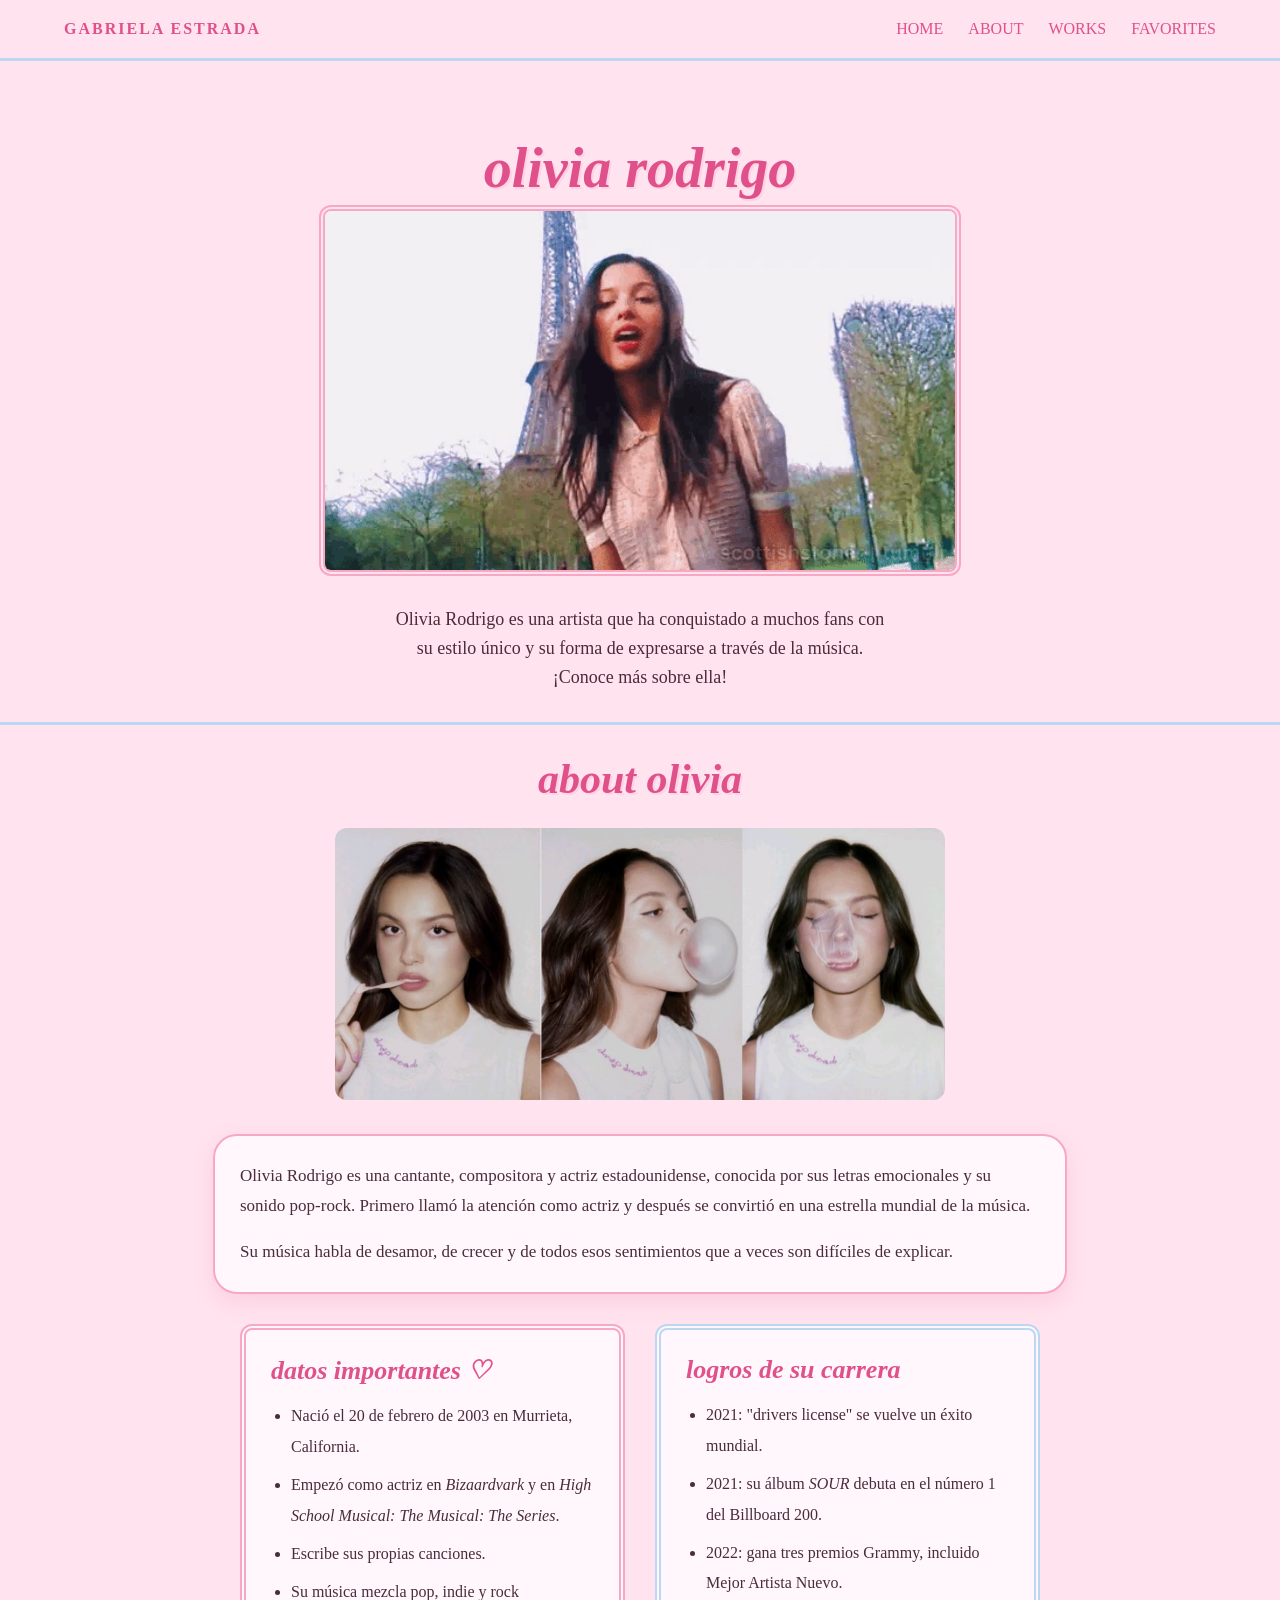
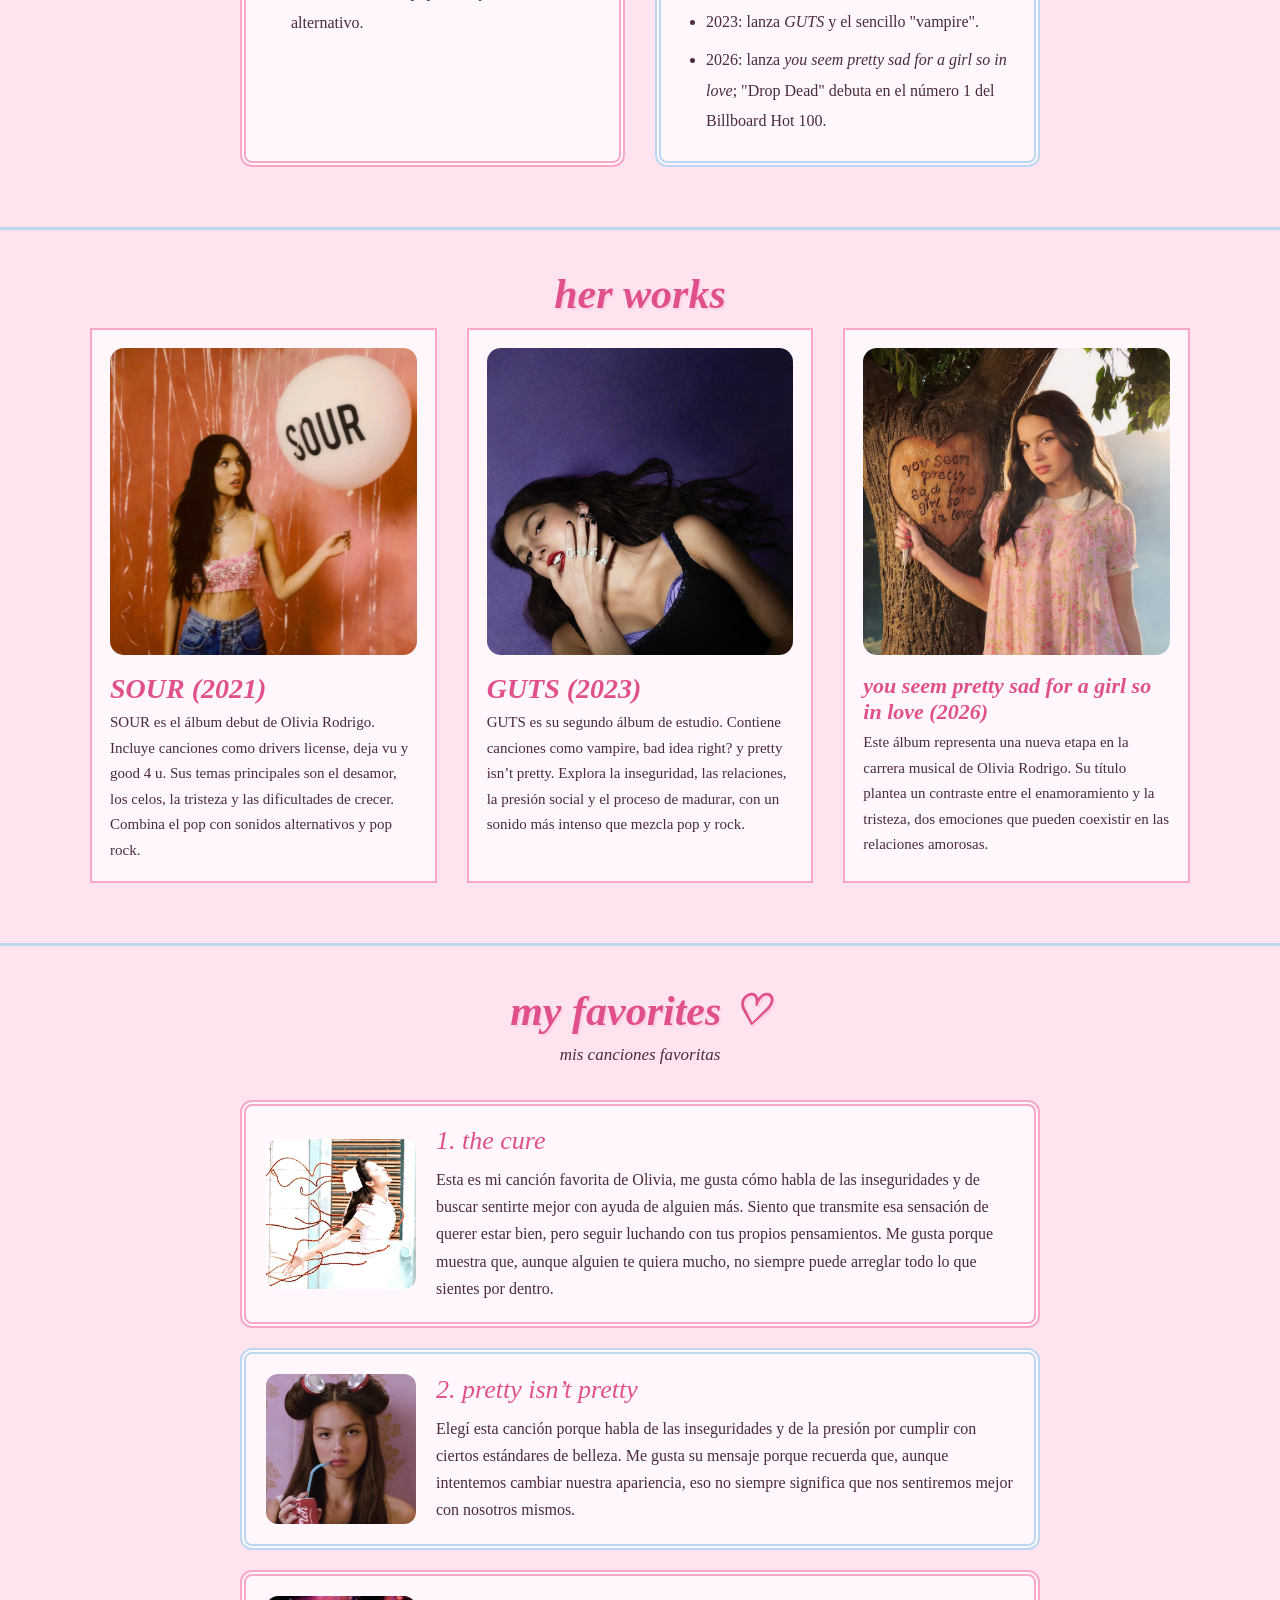
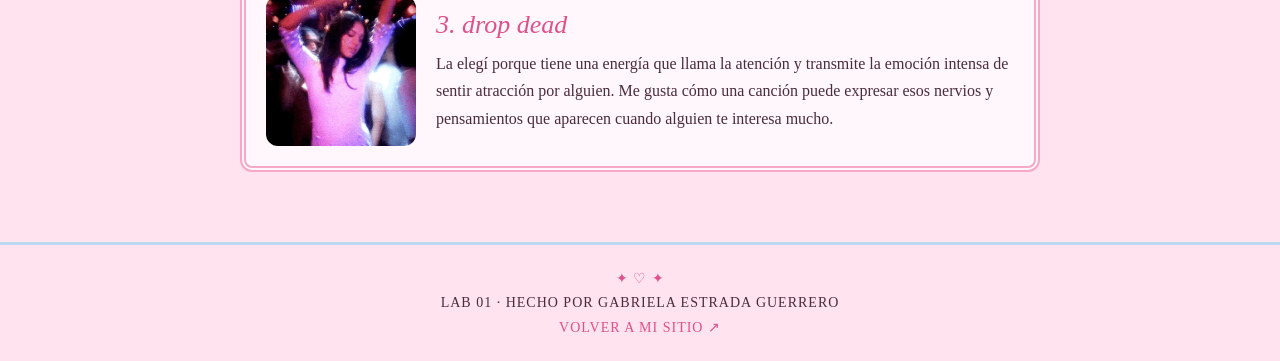
<file: labs/index.html>
<!DOCTYPE html>
<html lang="en">
<head>
    <meta charset="UTF-8">
    <meta name="viewport" content="width=device-width, initial-scale=1.0">
    <title>Olivia Rodrigo</title>
    <link rel="stylesheet" href="styles.css">
</head>

<body>

    <nav class="navbar">

        <a href="../index.html" class="brand">GABRIELA ESTRADA</a>

        <div class="nav-links">
            <a href="#home">HOME</a>
            <a href="#about">ABOUT</a>
            <a href="#works">WORKS</a>
            <a href="#favorites">FAVORITES</a>
        </div>

    </nav>

    <!-- HOME -->
    <header id="home">

        <h1>olivia rodrigo</h1>

        <img src="oli.gif" class="hero-img">

        <p class="intro">
            Olivia Rodrigo es una artista que ha conquistado a muchos fans con su estilo único y su forma de expresarse a través de la música. ¡Conoce más sobre ella!
        </p>

    </header>

    <!-- ABOUT -->
    <section id="about">

        <h2 class="section-title">about olivia</h2>

        <div class="about-photo">
            <img src="olii.jpg">
        </div>

        <div class="about-box">

            <p>
                Olivia Rodrigo es una cantante, compositora y actriz estadounidense, conocida por sus letras emocionales y su sonido pop-rock. Primero llamó la atención como actriz y después se convirtió en una estrella mundial de la música.
            </p>

            <p>
                Su música habla de desamor, de crecer y de todos esos sentimientos
                que a veces son difíciles de explicar.
            </p>

        </div>

        <div class="info-row">

            <div class="info-box border-pink">
                <h3>datos importantes ♡</h3>
                <ul>
                    <li>Nació el 20 de febrero de 2003 en Murrieta, California.</li>
                    <li>Empezó como actriz en <i>Bizaardvark</i> y en <i>High School Musical: The Musical: The Series</i>.</li>
                    <li>Escribe sus propias canciones.</li>
                    <li>Su música mezcla pop, indie y rock alternativo.</li>
                </ul>
            </div>

            <div class="info-box border-blue">
                <h3>logros de su carrera</h3>
                <ul>
                    <li>2021: "drivers license" se vuelve un éxito mundial.</li>
                    <li>2021: su álbum <i>SOUR</i> debuta en el número 1 del Billboard 200.</li>
                    <li>2022: gana tres premios Grammy, incluido Mejor Artista Nuevo.</li>
                    <li>2023: lanza <i>GUTS</i> y el sencillo "vampire".</li>
                    <li>2026: lanza <i>you seem pretty sad for a girl so in love</i>; "Drop Dead" debuta en el número 1 del Billboard Hot 100.</li>
                </ul>
            </div>

        </div>

    </section>

    <!-- WORKS -->
    <section id="works">

        <h2 class="section-title">her works</h2>

        <div class="albums">

            <!-- SOUR -->
            <article class="album">
                <img src="sour.JPG">
                <h3>SOUR (2021)</h3>
                <p>
                    SOUR es el álbum debut de Olivia Rodrigo. Incluye canciones como drivers license, deja vu y good 4 u. Sus temas principales son el desamor, los celos, la tristeza y las dificultades de crecer. Combina el pop con sonidos alternativos y pop rock.
                </p>
            </article>

            <!-- GUTS -->
            <article class="album">
                <img src="guts.JPG">
                <h3>GUTS (2023)</h3>
                <p>
                    GUTS es su segundo álbum de estudio. Contiene canciones como vampire, bad idea right? y pretty isn’t pretty. Explora la inseguridad, las relaciones, la presión social y el proceso de madurar, con un sonido más intenso que mezcla pop y rock.
                </p>
            </article>

            <!-- álbum nuevo -->
            <article class="album">
                <img src="pretty.jpeg">
                <h3 class="long-title">you seem pretty sad for a girl so in love (2026)</h3>
                <p>
                    Este álbum representa una nueva etapa en la carrera musical de Olivia Rodrigo. Su título plantea un contraste entre el enamoramiento y la tristeza, dos emociones que pueden coexistir en las relaciones amorosas.
                </p>
            </article>

        </div>

    </section>

    <!-- FAVORITES -->
    <section id="favorites">

        <h2 class="section-title">my favorites ♡</h2>

        <p class="favorites-subtitle">mis canciones favoritas</p>

        <ol class="fav-list">

            <!-- FAVORITA 1 -->
            <li class="fav-item border-pink">
                <div class="fav-row">

                    <img src="cure.gif" class="fav-img">

                    <div class="fav-text">
                        <h3>1. the cure</h3>
                        <p>
                            Esta es mi canción favorita de Olivia, me gusta cómo habla de las inseguridades y de buscar sentirte mejor con ayuda de alguien más. Siento que transmite esa sensación de querer estar bien, pero seguir luchando con tus propios pensamientos. Me gusta porque muestra que, aunque alguien te quiera mucho, no siempre puede arreglar todo lo que sientes por dentro.
                        </p>
                    </div>

                </div>
            </li>

            <!-- FAVORITA 2 -->
            <li class="fav-item border-blue">
                <div class="fav-row">

                    <img src="cute.jpg" class="fav-img">

                    <div class="fav-text">
                        <h3>2. pretty isn’t pretty</h3>
                        <p>
                            Elegí esta canción porque habla de las inseguridades y de la presión por cumplir con ciertos estándares de belleza. Me gusta su mensaje porque recuerda que, aunque intentemos cambiar nuestra apariencia, eso no siempre significa que nos sentiremos mejor con nosotros mismos.
                        </p>
                    </div>

                </div>
            </li>

            <!-- FAVORITA 3 -->
            <li class="fav-item border-pink">
                <div class="fav-row">

                    <img src="pretty.gif" class="fav-img">

                    <div class="fav-text">
                        <h3>3. drop dead</h3>
                        <p>
                            La elegí porque tiene una energía que llama la atención y transmite la emoción intensa de sentir atracción por alguien. Me gusta cómo una canción puede expresar esos nervios y pensamientos que aparecen cuando alguien te interesa mucho.
                        </p>
                    </div>

                </div>
            </li>

        </ol>

    </section>

    <!-- FOOTER -->
    <footer>
        <p class="stars">✦ ♡ ✦</p>
        <p>LAB 01 · HECHO POR GABRIELA ESTRADA GUERRERO</p>
        <a href="../index.html">VOLVER A MI SITIO ↗</a>
    </footer>

</body>
</html>
</file>
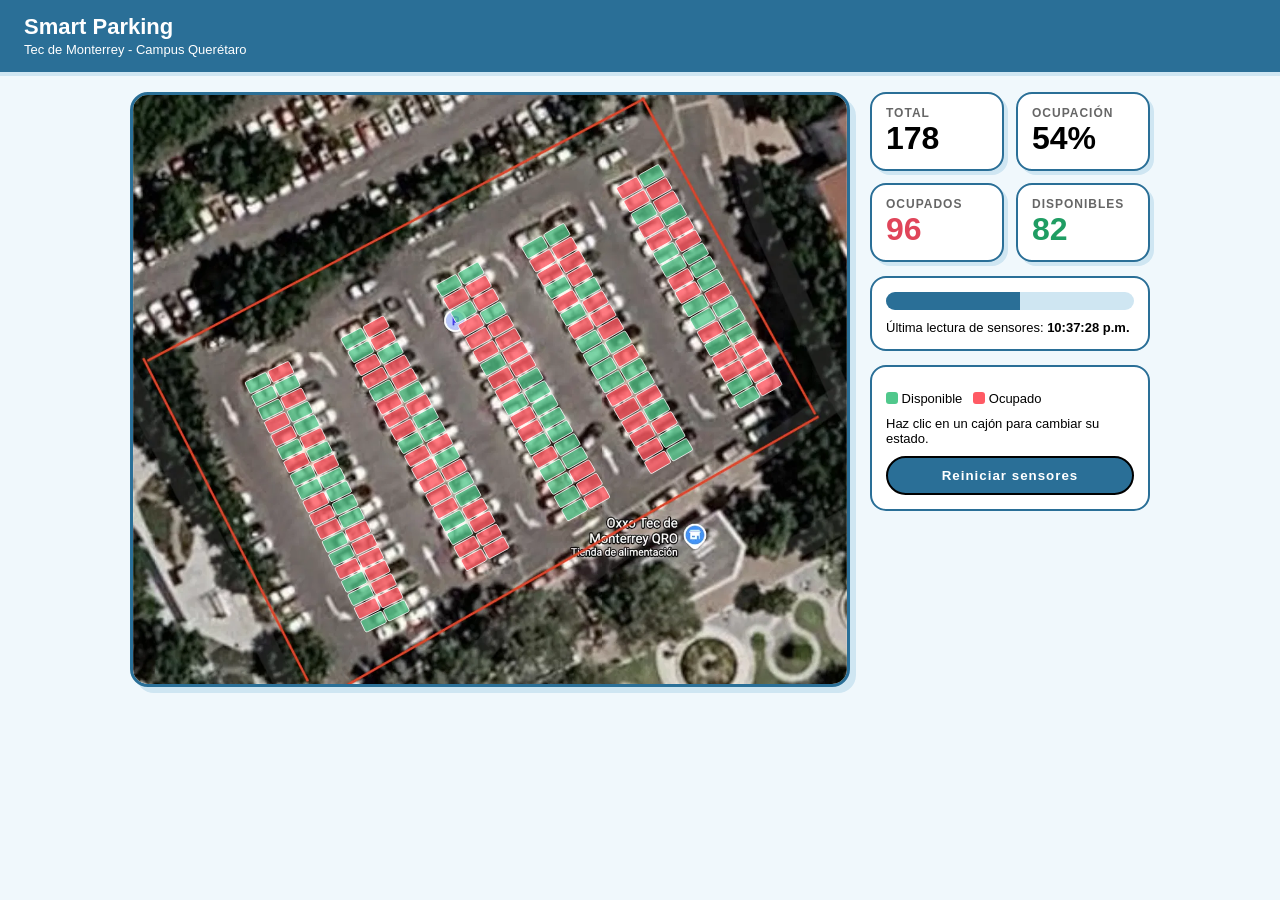
<file: labs/Lab03/index.html>
<!DOCTYPE html>
<html lang="es">
<head>
<meta charset="UTF-8">
<meta name="viewport" content="width=device-width, initial-scale=1">
<title>Smart Parking - Tec de Monterrey</title>
<link rel="stylesheet" href="style.css">
</head>
<body>

<header>
  <h1>Smart Parking</h1>
  <small>Tec de Monterrey - Campus Querétaro</small>
</header>

<main>
  <section class="mapa">
    <svg id="svg" viewBox="0 0 1522 1256">
      <image href="parking.png" width="1522" height="1256"/>
      <g id="cajones"></g>
    </svg>
  </section>

  <aside>
    <div class="tarjetas">
      <div class="tarjeta"><span>Total</span><b id="total">0</b></div>
      <div class="tarjeta"><span>Ocupación</span><b id="porcentaje">0%</b></div>
      <div class="tarjeta rojo"><span>Ocupados</span><b id="ocupados">0</b></div>
      <div class="tarjeta verde"><span>Disponibles</span><b id="disponibles">0</b></div>
    </div>

    <div class="caja">
      <div class="barra"><div id="relleno"></div></div>
      <p class="chico">Última lectura de sensores: <b id="hora">-</b></p>
    </div>

    <div class="caja">
      <p class="chico"><span class="punto libre"></span> Disponible &nbsp;
         <span class="punto ocupado"></span> Ocupado</p>
      <p class="chico">Haz clic en un cajón para cambiar su estado.</p>
      <button onclick="reiniciar()">Reiniciar sensores</button>
    </div>
  </aside>
</main>

<script src="script.js"></script>
</body>
</html>
</file>
<file: labs/styles.css>
body {
    margin: 0;
    background-color: #ffe3ee;
    color: #4a2c3a;
    font-family: Georgia, serif;
}

.section-title {
    margin: 0 0 10px;
    text-align: center;
    font-family: Georgia, serif;
    font-style: italic;
    font-size: 42px;
    text-transform: lowercase;
    color: #e0508a;
    text-shadow: 2px 2px 0 #ffd3e6;
}

.navbar {
    display: flex;
    justify-content: space-between;
    align-items: center;
    flex-wrap: wrap;
    gap: 15px;
    padding: 20px 5%;
    background-color: #ffe3ee;
    border-bottom: 3px solid #bcd7f2;
}

.brand {
    color: #e0508a;
    text-decoration: none;
    font-weight: bold;
    letter-spacing: 2px;
}

.nav-links {
    display: flex;
    gap: 25px;
}

.nav-links a {
    color: #e0508a;
    text-decoration: none;
}

#home {
    padding: 60px 20px 30px;
    text-align: center;
    border-bottom: 3px solid #bcd7f2;
}

#home h1 {
    margin: 15px 0 5px;
    font-family: Georgia, serif;
    font-style: italic;
    font-size: 56px;
    text-transform: lowercase;
    color: #e0508a;
    text-shadow: 2px 2px 0 #ffd3e6;
}

.hero-img {
    width: 630px;
    max-width: 230%;
    border: 6px double #f7a8c4;
    border-radius: 12px;
}

.intro {
    margin: 25px auto 0;
    max-width: 500px;
    font-size: 18px;
    line-height: 1.6;
}

#about {
    padding: 30px 5% 60px;
    border-bottom: 3px solid #bcd7f2;
}

#about .section-title {
    margin-bottom: 25px;
}

.about-photo {
    margin: 0 0 30px;
    text-align: center;
}

.about-photo img {
    width: 610px;
    max-width: 100%;
    border-radius: 12px;
}

.about-box {
    max-width: 800px;
    margin: 0 auto;
    padding: 25px;
    background-color: #fff7fb;
    border: 2px solid #f7a8c4;
    border-radius: 24px;
    box-shadow: 0 8px 20px rgba(247, 168, 196, 0.35);
}

.about-box p {
    margin: 0 0 15px;
    font-size: 17px;
    line-height: 1.8;
}

.about-box p:last-child {
    margin: 0;
}

.info-row {
    display: flex;
    flex-wrap: wrap;
    justify-content: center;
    gap: 30px;
    max-width: 800px;
    margin: 30px auto 0;
}

.info-box {
    flex: 1 1 300px;
    padding: 25px;
    background-color: #fff7fb;
    border-radius: 12px;
}

.info-box h3 {
    margin: 0 0 15px;
    font-family: Georgia, serif;
    font-style: italic;
    font-size: 26px;
    text-transform: lowercase;
    color: #e0508a;
}

.info-box ul {
    margin: 0;
    padding-left: 20px;
    font-size: 16px;
    line-height: 1.9;
}

.info-box li {
    margin-bottom: 8px;
}

.info-box li:last-child {
    margin-bottom: 0;
}

.border-pink {
    border: 6px double #f7a8c4;
}

.border-blue {
    border: 6px double #bcd7f2;
}

#works {
    padding: 40px 5% 60px;
    border-bottom: 3px solid #bcd7f2;
}

.albums {
    display: flex;
    flex-wrap: wrap;
    justify-content: center;
    gap: 30px;
    max-width: 1100px;
    margin: 0 auto;
}

.album {
    flex: 1 1 280px;
    max-width: 340px;
    padding: 18px;
    background-color: #fff7fb;
    border: 2px solid #f7a8c4;
}

.album img {
    display: block;
    width: 100%;
    aspect-ratio: 1 / 1;
    object-fit: cover;
    border-radius: 14px;
}

.album h3 {
    margin: 18px 0 5px;
    font-family: Georgia, serif;
    font-style: italic;
    font-size: 28px;
    color: #e0508a;
}

.album h3.long-title {
    font-size: 22px;
}

.album p {
    margin: 0;
    font-size: 15px;
    line-height: 1.7;
}

#favorites {
    padding: 40px 5% 70px;
}

.favorites-subtitle {
    margin: 0 0 35px;
    text-align: center;
    font-size: 17px;
    font-style: italic;
}

.fav-list {
    max-width: 800px;
    margin: 0 auto;
    padding: 0;
    list-style: none;
}

.fav-item {
    margin-bottom: 20px;
    padding: 20px;
    background-color: #fff7fb;
    border-radius: 12px;
}

.fav-item:last-child {
    margin-bottom: 0;
}

.fav-row {
    display: flex;
    flex-wrap: wrap;
    align-items: center;
    gap: 20px;
}

.fav-item:last-child {
    margin-bottom: 0;
}

.fav-row {
    display: flex;
    flex-wrap: wrap;
    align-items: center;
    gap: 20px;
}

.fav-item img {
    width: 150px;
    height: 150px;
    object-fit: cover;
    border-radius: 12px;
    flex-shrink: 0;

}

.fav-text {
    flex: 1 1 250px;
}

.fav-text h3 {
    margin: 0 0 10px;
    font-family: Georgia, serif;
    font-style: italic;
    font-weight: normal;
    font-size: 26px;
    color: #e0508a;
}

.fav-text p {
    margin: 0;
    font-size: 16px;
    line-height: 1.7;
}

footer {
    padding: 25px 5%;
    text-align: center;
    background-color: #ffe3ee;
    border-top: 3px solid #bcd7f2;
    font-size: 14px;
    letter-spacing: 1px;
}

footer p {
    margin: 0 0 8px;
}

footer .stars {
    color: #e0508a;
}

footer a {
    color: #e0508a;
    text-decoration: none;
}
</file>
<file: labs/Lab03/style.css>
* { box-sizing: border-box; }
body { margin: 0; font-family: Verdana, sans-serif; background: #f0f8fc; color: #000; }

header { background: #2a6f97; color: #fff; padding: 14px 24px; border-bottom: 4px solid #cfe6f2; }
header h1 { margin: 0; font-size: 22px; }
header small { font-size: 13px; }

main { display: flex; gap: 20px; justify-content: center; align-items: flex-start; padding: 16px 20px; width: max-content; margin: 0 auto; }

.mapa { flex: none; width: 720px; border: 3px solid #2a6f97; border-radius: 18px; overflow: hidden; background: #fff; box-shadow: 6px 6px 0 #cfe6f2; }
.mapa svg { display: block; width: 100%; height: auto; }

/* cajones (SVG) */
.cajon { cursor: pointer; stroke: #fff; stroke-width: 1.5; transition: fill .3s; }
.cajon:hover { stroke: #000; stroke-width: 3; }
.cajon.libre { fill: rgba(80, 200, 140, 0.75); }
.cajon.ocupado { fill: rgba(255, 90, 100, 0.8); }

/* panel */
aside { flex: none; width: 280px; display: flex; flex-direction: column; gap: 14px; }
.tarjetas { display: grid; grid-template-columns: 1fr 1fr; gap: 12px; }
.tarjeta { background: #fff; border: 2px solid #2a6f97; border-radius: 16px; padding: 12px 14px; box-shadow: 4px 4px 0 #cfe6f2; }
.tarjeta span { display: block; font-size: 12px; font-weight: 600; letter-spacing: 1px; text-transform: uppercase; color: #666; }
.tarjeta b { font-size: 32px; }
.tarjeta.rojo b { color: #e0455a; }
.tarjeta.verde b { color: #1f9d63; }

.caja { background: #fff; border: 2px solid #2a6f97; border-radius: 16px; padding: 14px; }
.barra { height: 18px; background: #cfe6f2; border-radius: 9px; overflow: hidden; }
#relleno { height: 100%; width: 0; background: #2a6f97; transition: width .4s; }
.chico { font-size: 13px; margin: 10px 0 0; }
.punto { display: inline-block; width: 12px; height: 12px; border-radius: 3px; vertical-align: -1px; }
.punto.libre { background: #50c88c; }
.punto.ocupado { background: #ff5a64; }

button { margin-top: 10px; width: 100%; padding: 10px; background: #2a6f97; color: #fff; font-family: Verdana, sans-serif; font-weight: 700; letter-spacing: 1px; border: 2px solid #000; border-radius: 999px; cursor: pointer; }
button:hover { background: #cfe6f2; color: #000; }
</file>
